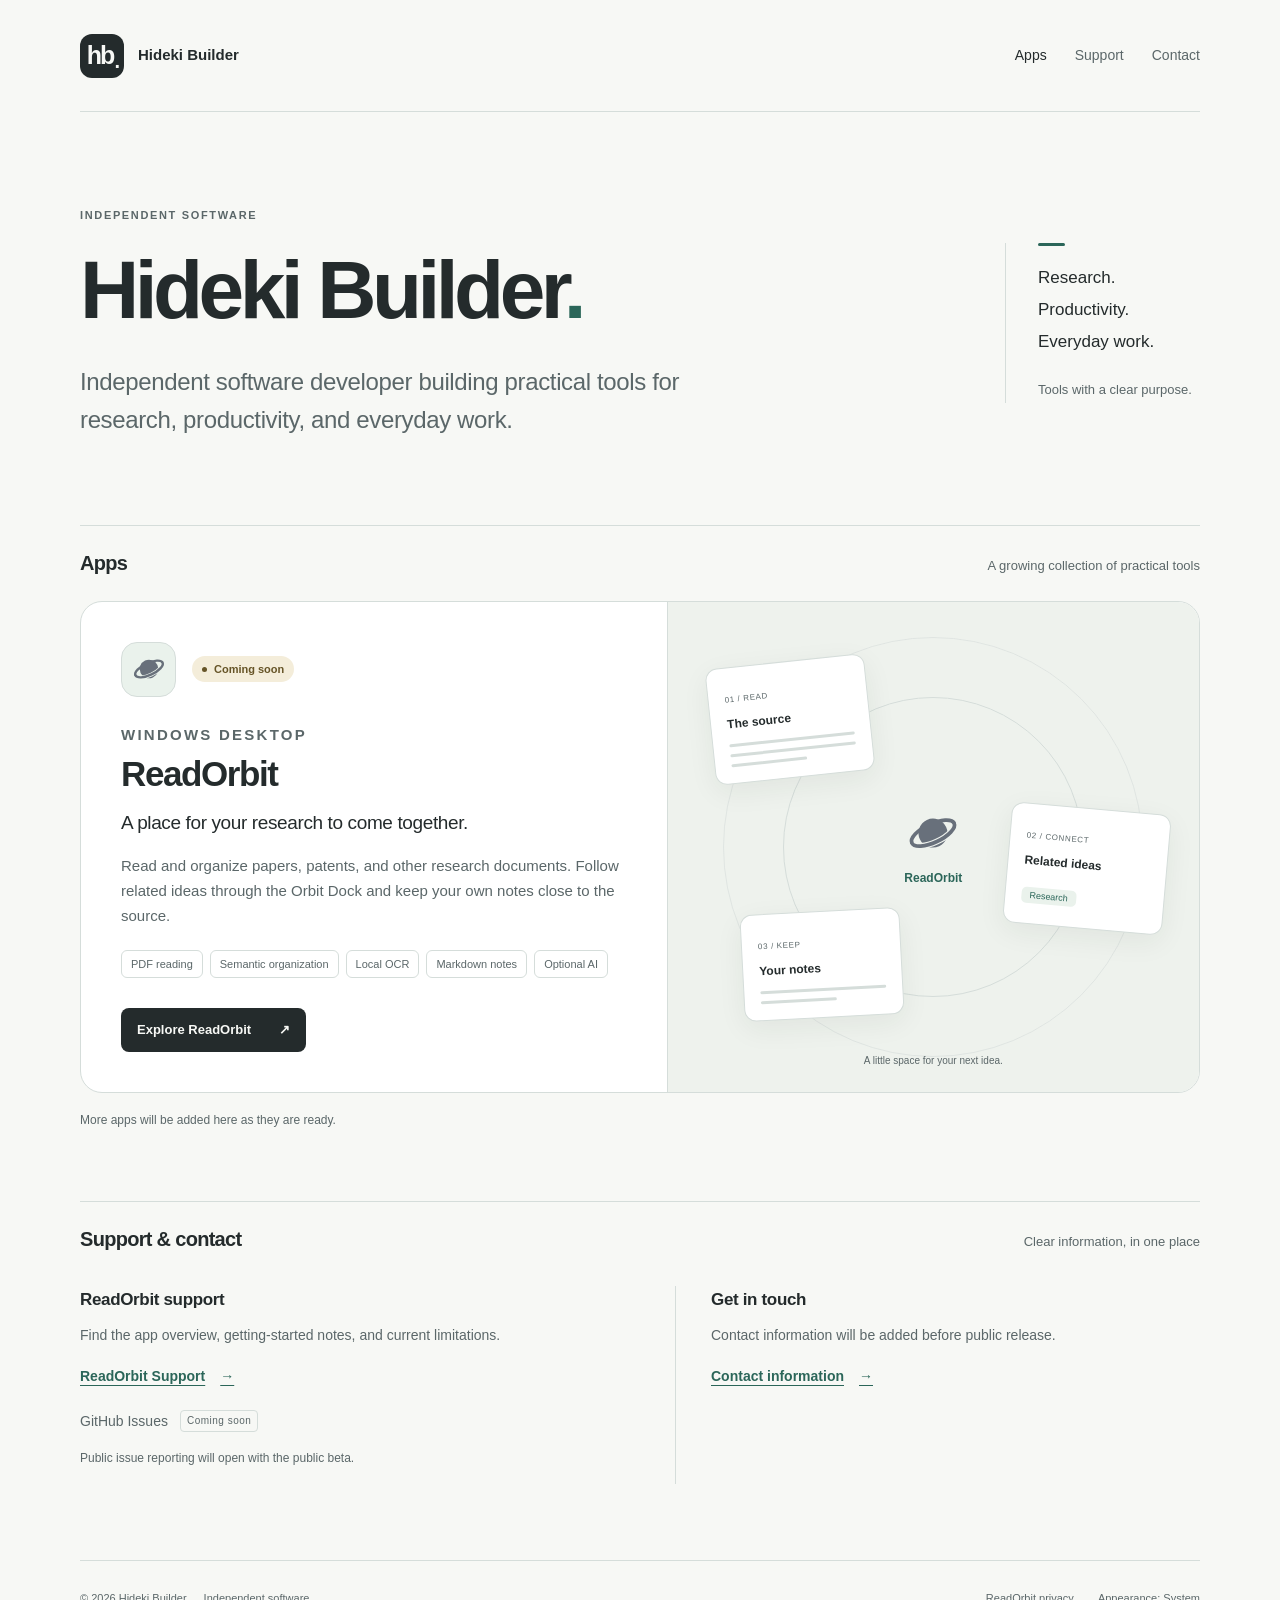
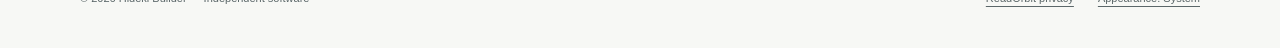
<file: index.html>
<!doctype html>
<html lang="en">
<head>
  <meta charset="utf-8">
  <meta name="viewport" content="width=device-width, initial-scale=1">
  <meta name="color-scheme" content="light dark">
  <title>Hideki Builder — Independent software</title>
  <meta name="description" content="Independent software developer building practical tools for research, productivity, and everyday work.">
  <link rel="canonical" href="https://hideki-builder.github.io/">
  <meta property="og:type" content="website">
  <meta property="og:site_name" content="Hideki Builder">
  <meta property="og:title" content="Hideki Builder — Independent software">
  <meta property="og:description" content="Independent software developer building practical tools for research, productivity, and everyday work.">
  <meta property="og:url" content="https://hideki-builder.github.io/">
  <link rel="icon" href="/assets/favicon.svg" type="image/svg+xml">
  <link rel="stylesheet" href="/assets/site.css">
  <script src="/assets/site.js" defer></script>
</head>
<body>
  <a class="skip-link" href="#main">Skip to content</a>
  <header class="site-header wrap">
    <a class="brand" href="/" aria-label="Hideki Builder home"><span class="brand-mark" aria-hidden="true">hb<span>.</span></span><span>Hideki Builder</span></a>
    <nav aria-label="Main navigation"><a href="/#apps" aria-current="page">Apps</a><a href="https://readorbit.app/#support">Support</a><a href="/contact/">Contact</a></nav>
  </header>
  <main id="main" class="wrap" tabindex="-1">
    <section class="hero" aria-labelledby="brand-title"><div><p class="eyebrow">Independent software</p><h1 id="brand-title">Hideki Builder<span class="title-dot">.</span></h1><p class="intro">Independent software developer building practical tools for research, productivity, and everyday work.</p></div><div class="hero-note"><span class="note-line"></span><p>Research.<br>Productivity.<br>Everyday work.</p><span class="quiet">Tools with a clear purpose.</span></div></section>
    <section class="apps-section" id="apps" aria-labelledby="apps-title"><div class="section-heading"><h2 id="apps-title">Apps</h2><span class="quiet">A growing collection of practical tools</span></div><div class="app-grid">
      <article class="app-card"><div class="app-copy"><div class="app-top"><span class="app-icon"><img src="/assets/readorbit.svg" alt="" width="36" height="36" aria-hidden="true"></span><span class="status"><span aria-hidden="true"></span>Coming soon</span></div><p class="eyebrow">Windows desktop</p><h3>ReadOrbit</h3><p class="app-lead">A place for your research to come together.</p><p>Read and organize papers, patents, and other research documents. Follow related ideas through the Orbit Dock and keep your own notes close to the source.</p><ul class="feature-tags" aria-label="ReadOrbit features"><li>PDF reading</li><li>Semantic organization</li><li>Local OCR</li><li>Markdown notes</li><li>Optional AI</li></ul><a class="button-link" href="https://readorbit.app/">Explore ReadOrbit <span aria-hidden="true">↗</span></a></div>
      <div class="orbit-art" role="img" aria-label="Concept illustration: reading, ideas, and notes connected in an orbit"><div class="orbit-ring ring-one"></div><div class="orbit-ring ring-two"></div><div class="art-center"><img src="/assets/readorbit.svg" alt="" width="36" height="36" aria-hidden="true"><span>ReadOrbit</span></div><div class="art-node node-read"><span class="art-label">01 / Read</span><strong>The source</strong><i></i><i></i><i></i></div><div class="art-node node-ideas"><span class="art-label">02 / Connect</span><strong>Related ideas</strong><span class="art-pill">Research</span></div><div class="art-node node-notes"><span class="art-label">03 / Keep</span><strong>Your notes</strong><i></i><i></i></div><span class="art-caption">A little space for your next idea.</span></div></article>
    </div><p class="collection-note">More apps will be added here as they are ready.</p></section>
    <section class="support-section" id="support" aria-labelledby="support-title"><div class="section-heading"><h2 id="support-title">Support &amp; contact</h2><span class="quiet">Clear information, in one place</span></div><div class="support-grid"><div><h3>ReadOrbit support</h3><p>Find the app overview, getting-started notes, and current limitations.</p><a class="text-link" href="https://readorbit.app/#support">ReadOrbit Support <span aria-hidden="true">→</span></a><p class="availability">GitHub Issues <span>Coming soon</span></p><p class="small quiet">Public issue reporting will open with the public beta.</p></div><div><h3>Get in touch</h3><p>Contact information will be added before public release.</p><a class="text-link" href="/contact/">Contact information <span aria-hidden="true">→</span></a></div></div></section></main>
  <footer class="site-footer wrap"><span>© 2026 Hideki Builder <span class="footer-note">Independent software</span></span><div><a href="https://readorbit.app/privacy/">ReadOrbit privacy</a><button class="appearance" type="button" hidden>Appearance: System</button></div></footer>
</body>
</html>
</file>
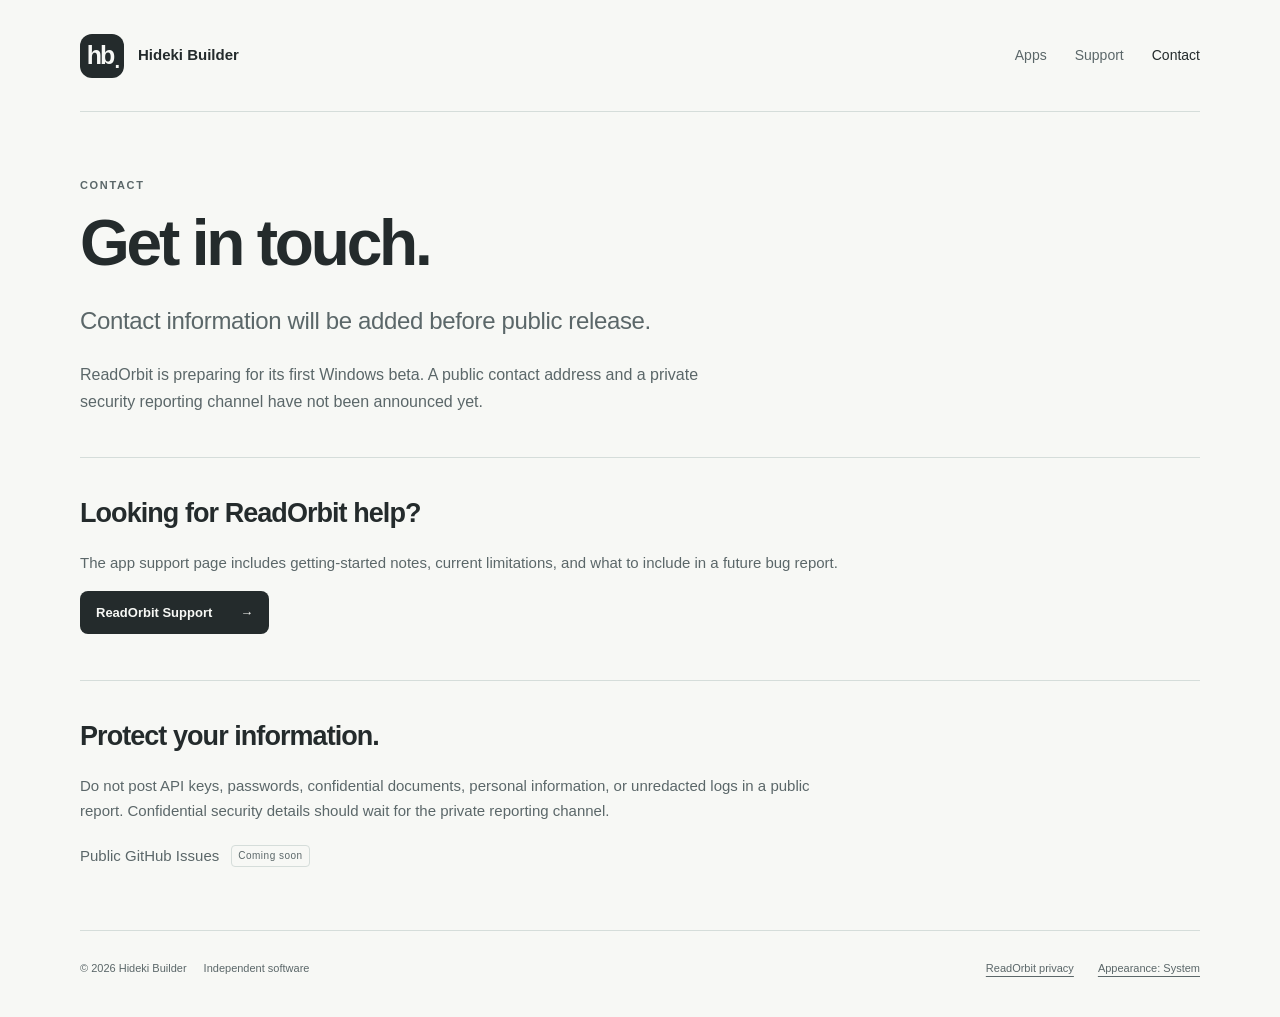
<file: contact/index.html>
<!doctype html>
<html lang="en">
<head>
  <meta charset="utf-8">
  <meta name="viewport" content="width=device-width, initial-scale=1">
  <meta name="color-scheme" content="light dark">
  <title>Contact | Hideki Builder</title>
  <meta name="description" content="Contact and support information for Hideki Builder and ReadOrbit. Public contact details will be added before release.">
  <link rel="canonical" href="https://hideki-builder.github.io/contact/">
  <meta property="og:type" content="website">
  <meta property="og:site_name" content="Hideki Builder">
  <meta property="og:title" content="Contact | Hideki Builder">
  <meta property="og:description" content="Contact and support information for Hideki Builder and ReadOrbit. Public contact details will be added before release.">
  <meta property="og:url" content="https://hideki-builder.github.io/contact/">
  <link rel="icon" href="/assets/favicon.svg" type="image/svg+xml">
  <link rel="stylesheet" href="/assets/site.css">
  <script src="/assets/site.js" defer></script>
</head>
<body>
  <a class="skip-link" href="#main">Skip to content</a>
  <header class="site-header wrap">
    <a class="brand" href="/" aria-label="Hideki Builder home"><span class="brand-mark" aria-hidden="true">hb<span>.</span></span><span>Hideki Builder</span></a>
    <nav aria-label="Main navigation"><a href="/#apps">Apps</a><a href="https://readorbit.app/#support">Support</a><a href="/contact/" aria-current="page">Contact</a></nav>
  </header>
  <main id="main" class="wrap" tabindex="-1">
    <div class="page-heading"><p class="eyebrow">Contact</p><h1>Get in touch.</h1><p class="intro">Contact information will be added before public release.</p><p class="page-summary">ReadOrbit is preparing for its first Windows beta. A public contact address and a private security reporting channel have not been announced yet.</p></div>
    <section class="content-section"><h2>Looking for ReadOrbit help?</h2><p>The app support page includes getting-started notes, current limitations, and what to include in a future bug report.</p><a class="button-link" href="https://readorbit.app/#support">ReadOrbit Support <span aria-hidden="true">→</span></a></section>
    <section class="content-section"><h2>Protect your information.</h2><p>Do not post API keys, passwords, confidential documents, personal information, or unredacted logs in a public report. Confidential security details should wait for the private reporting channel.</p><p class="availability">Public GitHub Issues <span>Coming soon</span></p></section></main>
  <footer class="site-footer wrap"><span>© 2026 Hideki Builder <span class="footer-note">Independent software</span></span><div><a href="https://readorbit.app/privacy/">ReadOrbit privacy</a><button class="appearance" type="button" hidden>Appearance: System</button></div></footer>
</body>
</html>
</file>
<file: assets/site.css>
:root{color-scheme:light dark;--bg:#f7f8f5;--surface:#fff;--ink:#242b2c;--muted:#5b6769;--line:#d5ddda;--accent:#2b6659;--accent-soft:#eaf2ec;--art:#eef2ed;--shadow:0 8px 28px #202b2510;--status:#665427;--status-bg:#f4edda;--focus:#176cbe}
@media(prefers-color-scheme:dark){:root:not([data-theme=light]){--bg:#171c1d;--surface:#212829;--ink:#eef3f1;--muted:#b1c0bc;--line:#40514e;--accent:#a4d6bd;--accent-soft:#2b4036;--art:#1d2e28;--shadow:0 8px 28px #0003;--status:#e9d399;--status-bg:#3c3524;--focus:#9bcdff}}
:root[data-theme=dark]{--bg:#171c1d;--surface:#212829;--ink:#eef3f1;--muted:#b1c0bc;--line:#40514e;--accent:#a4d6bd;--accent-soft:#2b4036;--art:#1d2e28;--shadow:0 8px 28px #0003;--status:#e9d399;--status-bg:#3c3524;--focus:#9bcdff}
*{box-sizing:border-box}
html{scroll-behavior:smooth;scroll-padding-top:32px}
body{margin:0;background:var(--bg);color:var(--ink);font-family:-apple-system,BlinkMacSystemFont,"Segoe UI",sans-serif;line-height:1.65;font-size:16px}
::selection{background:var(--accent-soft);color:var(--ink)}
a{color:var(--accent);text-underline-offset:4px;text-decoration-thickness:1px}
a:hover{text-decoration-thickness:2px}
button,a{-webkit-tap-highlight-color:transparent}
a:focus-visible,button:focus-visible,[tabindex="0"]:focus-visible{outline:3px solid var(--focus);outline-offset:5px;border-radius:3px}
[hidden]{display:none!important}
.wrap{width:min(1120px,calc(100% - 80px));margin-inline:auto}
.site-header{min-height:112px;display:flex;align-items:center;justify-content:space-between;gap:24px;border-bottom:1px solid var(--line)}
.brand{display:flex;align-items:center;gap:14px;color:var(--ink);font-size:15px;font-weight:650;text-decoration:none}
.brand-mark{font-size:25px;letter-spacing:-2px;line-height:1;display:grid;place-content:center;width:44px;height:44px;background:var(--ink);color:var(--bg);border-radius:12px;position:relative;padding-right:4px}
.brand-mark span{position:absolute;right:6px;bottom:7px;color:var(--bg);font-size:20px}
.site-header nav{display:flex;flex-wrap:wrap;gap:28px}
.site-header nav a{color:var(--muted);text-decoration:none;font-size:14px}
.site-header nav a[aria-current],.site-header nav a:hover{color:var(--ink)}
.skip-link{position:absolute;left:16px;top:8px;z-index:10;padding:10px 14px;background:var(--surface);border:2px solid var(--focus);transform:translateY(-150%)}
.skip-link:focus{transform:none}
.hero{display:grid;grid-template-columns:1fr auto;gap:48px;padding:94px 0 86px}
.eyebrow{text-transform:uppercase;letter-spacing:.15em;font-size:11px;font-weight:650;color:var(--muted);margin:0 0 22px}
.hero h1{font-size:clamp(42px,6.8vw,82px);font-weight:630;line-height:1.08;letter-spacing:-.055em;margin:0 0 28px}
.title-dot{color:var(--accent)}
.intro{font-size:clamp(19px,2.1vw,24px);line-height:1.6;letter-spacing:-.015em;max-width:620px;margin:0;color:var(--muted)}
.hero-note{align-self:center;border-left:1px solid var(--line);padding-left:32px;font-size:17px;min-width:195px}
.hero-note p{line-height:1.9;margin:16px 0}
.note-line{display:block;width:27px;height:3px;background:var(--accent);border-radius:2px}
.quiet{color:var(--muted);font-size:13px}
.section-heading{display:flex;align-items:baseline;justify-content:space-between;gap:20px;padding:24px 0;border-top:1px solid var(--line)}
h2{font-size:27px;letter-spacing:-.035em;font-weight:620;line-height:1.3;margin:0 0 20px}
.section-heading h2{font-size:20px;margin:0}
.app-grid{display:grid;gap:24px}
.app-card{display:grid;grid-template-columns:1.1fr 1fr;border:1px solid var(--line);border-radius:22px;overflow:hidden;background:var(--surface)}
.app-copy{padding:40px}
.app-top{display:flex;align-items:center;gap:16px;margin-bottom:26px}
.app-icon{display:grid;place-items:center;width:55px;height:55px;color:var(--accent);background:var(--accent-soft);border:1px solid var(--line);border-radius:16px}
.app-icon img{width:36px;height:36px}
.status{display:inline-flex;align-items:center;gap:7px;white-space:nowrap;font-size:11px;font-weight:600;color:var(--status);background:var(--status-bg);padding:4px 10px;border-radius:20px}
.status>span{height:5px;width:5px;border-radius:50%;background:currentColor}
.app-copy .eyebrow{margin-bottom:5px}
.app-copy h3{font-size:35px;font-weight:630;letter-spacing:-.04em;margin:0 0 12px;line-height:1.2}
.app-copy p{font-size:15px;color:var(--muted);margin:0 0 16px}
.app-copy .app-lead{font-size:19px;color:var(--ink);letter-spacing:-.02em}
.feature-tags{padding:0;margin:22px 0 30px;list-style:none;display:flex;flex-wrap:wrap;gap:7px}
.feature-tags li{font-size:11px;padding:4px 9px;border:1px solid var(--line);border-radius:6px;color:var(--muted)}
.button-link{display:inline-flex;align-items:center;justify-content:space-between;gap:28px;padding:11px 16px;border-radius:8px;background:var(--ink);color:var(--bg);font-size:13px;font-weight:600;text-decoration:none;transition:transform .15s}
.button-link:hover{transform:translateY(-2px);text-decoration:none}
.text-link{display:inline-flex;align-items:center;gap:15px;font-size:14px;font-weight:600}
.collection-note{font-size:12px;color:var(--muted);margin:18px 0 0}
.orbit-art{position:relative;min-height:420px;background:var(--art);overflow:hidden;border-left:1px solid var(--line)}
.orbit-ring{position:absolute;border:1px solid var(--line);border-radius:50%;width:300px;height:300px;left:50%;top:50%;transform:translate(-50%,-50%)}
.ring-two{width:420px;height:420px;opacity:.6}
.art-center{position:absolute;left:50%;top:50%;transform:translate(-50%,-50%);display:grid;justify-items:center;gap:8px;font-size:12px;color:var(--accent);font-weight:600}
.art-center img{height:56px;width:56px}
.art-node{position:absolute;background:var(--surface);border:1px solid var(--line);border-radius:12px;padding:16px;width:160px;box-shadow:var(--shadow)}
.art-label{font-size:8px;letter-spacing:.08em;text-transform:uppercase;color:var(--muted)}
.art-node strong{font-size:12px;display:block;font-weight:600;margin:5px 0 9px}
.art-node i{display:block;height:3px;background:var(--line);margin-top:7px;border-radius:2px}
.art-node i:last-child{width:60%}
.node-read{left:8%;top:12%;transform:rotate(-6deg)}
.node-ideas{right:6%;top:42%;transform:rotate(5deg)}
.node-notes{left:14%;bottom:15%;transform:rotate(-3deg)}
.art-pill{font-size:9px;color:var(--accent);background:var(--accent-soft);padding:3px 8px;border-radius:5px}
.art-caption{position:absolute;bottom:22px;left:0;right:0;text-align:center;font-size:10px;color:var(--muted)}
.support-section{margin-top:70px;margin-bottom:76px}
.support-grid{display:grid;grid-template-columns:1fr 1fr;gap:70px;margin:10px 0}
.support-grid h3,.feature-grid h3{font-size:17px;font-weight:620;letter-spacing:-.02em;margin:0 0 10px}
.support-grid p,.feature-grid p{font-size:14px;color:var(--muted);margin:0 0 16px}
.support-grid>div+div{border-left:1px solid var(--line);padding-left:35px}
.availability{display:flex;align-items:center;flex-wrap:wrap;gap:12px;margin-top:20px!important}
.availability span{font-size:10px;letter-spacing:.05em;border:1px solid var(--line);border-radius:4px;padding:2px 6px}
.small{font-size:12px!important}
.site-footer{padding:28px 0 40px;border-top:1px solid var(--line);display:flex;justify-content:space-between;gap:24px;font-size:11px;color:var(--muted)}
.footer-note{margin-left:14px}
.site-footer>div{display:flex;flex-wrap:wrap;gap:24px;align-items:center}
.site-footer a{color:var(--muted)}
.appearance{border:0;background:none;color:var(--muted);font:inherit;padding:0;cursor:pointer;text-decoration:underline;text-underline-offset:4px}
.page-heading{padding:64px 0 42px}
.back-link{display:inline-block;font-size:12px;margin-bottom:32px}
.page-heading h1{font-size:clamp(36px,6vw,64px);letter-spacing:-.05em;line-height:1.12;font-weight:630;margin:0 0 22px}
.page-heading .eyebrow{margin-bottom:14px}
.page-summary{max-width:670px;color:var(--muted);margin:22px 0 0}
.inline-links{display:flex;flex-wrap:wrap;gap:24px;margin-top:26px;font-size:13px}
.notice{padding:20px 24px;border-left:3px solid var(--accent);background:var(--accent-soft);border-radius:0 10px 10px 0;font-size:14px;margin-bottom:52px}
.notice strong{font-weight:620}
.notice p{color:var(--muted);margin:6px 0 0}
.content-section{border-top:1px solid var(--line);padding:38px 0 46px}
.content-section>.eyebrow{margin-bottom:12px}
.content-section>p{max-width:760px;color:var(--muted);font-size:15px}
.feature-grid{display:grid;grid-template-columns:1fr 1fr;gap:30px 64px}
.steps{list-style:none;counter-reset:step;padding:0;max-width:850px;margin:28px 0 0}
.steps li{counter-increment:step;position:relative;padding:0 0 24px 46px}
.steps li::before{content:counter(step,decimal-leading-zero);position:absolute;left:0;top:3px;font-family:ui-monospace,monospace;font-size:12px;color:var(--accent)}
.steps strong,.steps span{display:block}
.steps strong{font-size:16px;font-weight:600}
.steps span{font-size:14px;color:var(--muted);margin-top:5px}
.plain-list{color:var(--muted);padding-left:22px;max-width:800px;font-size:15px}
.plain-list li{padding:0 0 12px 5px}
.policy{max-width:850px;padding-bottom:44px}
.policy section{margin-bottom:36px}
.policy h2{font-size:23px}
.policy p{font-size:15px;color:var(--muted)}
.policy-heading{max-width:850px}
.table-scroll{overflow:auto;border:1px solid var(--line);border-radius:10px;background:var(--surface);margin:24px 0}
table{width:100%;min-width:610px;border-collapse:collapse;text-align:left;font-size:13px;line-height:1.6}
caption{text-align:left;padding:14px 16px;background:var(--accent-soft);font-weight:600}
th,td{padding:14px 16px;vertical-align:top;border-top:1px solid var(--line)}
thead th{font-size:11px;color:var(--muted)}
tbody th{font-weight:600;min-width:165px}
td{color:var(--muted)}
@media(min-width:1800px){.hero h1{font-size:86px}}
@media(max-width:900px){.hero{grid-template-columns:1fr;padding:65px 0 64px}.hero-note{display:none}.app-card{grid-template-columns:1fr 1fr}.app-copy{padding:28px}.orbit-art{min-height:460px}.art-node{width:140px;padding:12px}.node-read{left:5%}.node-ideas{right:5%}.node-notes{left:7%}.support-grid{gap:36px}}
@media(max-width:650px){.wrap{width:calc(100% - 36px)}.site-header{min-height:100px;gap:16px;flex-wrap:wrap;padding:20px 0}.brand{font-size:14px;gap:10px}.brand-mark{width:38px;height:38px;font-size:23px}.site-header nav{gap:18px}.site-header nav a{font-size:12px}.hero{padding:54px 0}.hero h1{font-size:clamp(39px,9vw,58px)}.eyebrow{font-size:10px}.section-heading{align-items:flex-start;flex-direction:column;gap:4px}.section-heading>.quiet{font-size:11px}.app-card{grid-template-columns:1fr}.app-copy{padding:28px}.orbit-art{min-height:350px;border-left:0;border-top:1px solid var(--line)}.node-read{left:8%;top:9%}.node-ideas{right:8%}.node-notes{left:15%;bottom:13%}.support-grid,.feature-grid{grid-template-columns:1fr;gap:28px}.support-grid>div+div{border-left:0;border-top:1px solid var(--line);padding:26px 0 0}.support-section{margin:50px 0}.site-footer{flex-direction:column;gap:16px;padding-bottom:30px}.footer-note{display:none}.page-heading{padding-top:42px}.page-heading h1{font-size:41px}.intro{font-size:19px}.notice{padding:16px 18px}.content-section{padding:30px 0}.inline-links{gap:18px}.policy p{font-size:14px}}
@media(prefers-reduced-motion:reduce){html{scroll-behavior:auto}*,*::before,*::after{transition:none!important;animation:none!important}}
</file>
